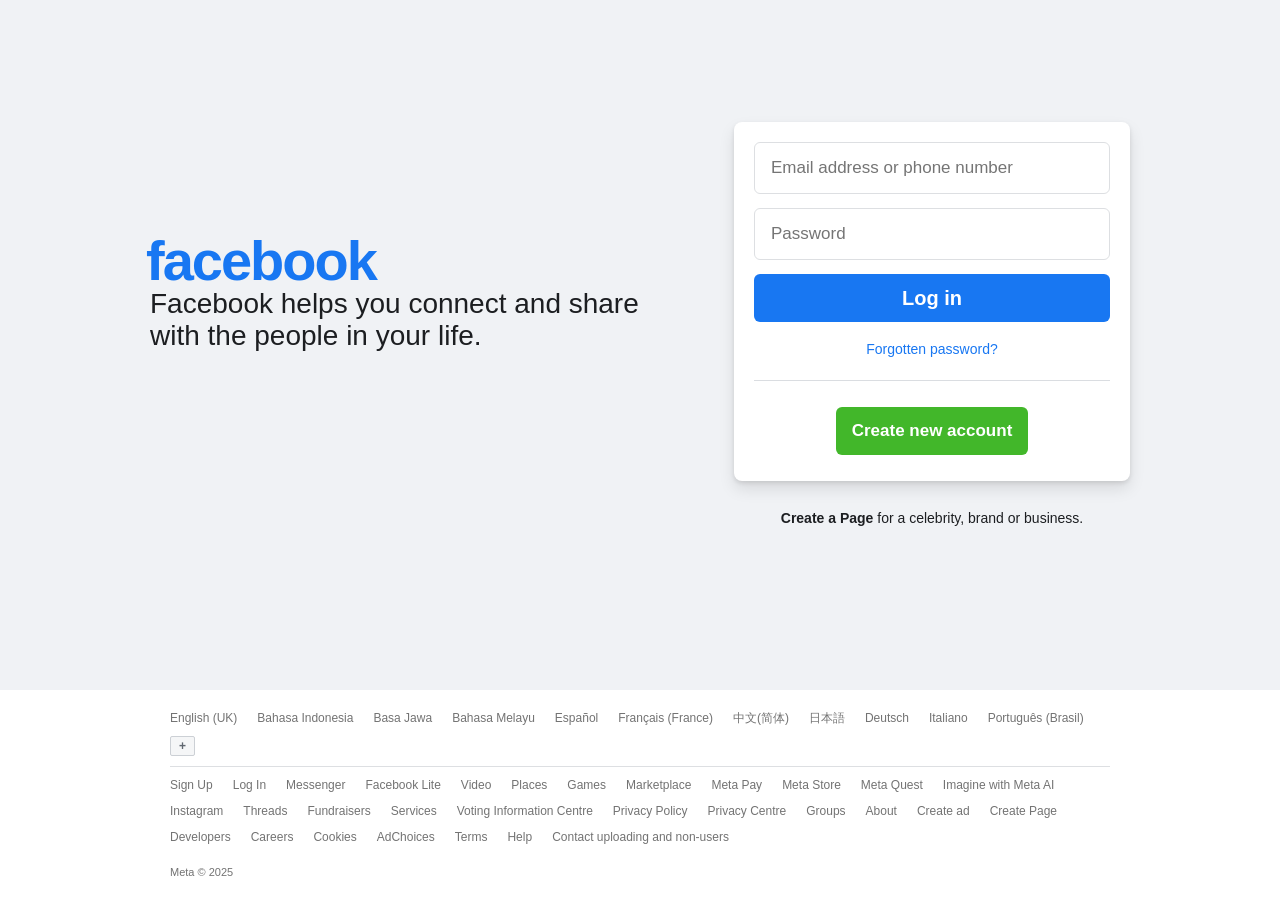
<file: index.html>
<!DOCTYPE html>
<html lang="en">
<head>
    <meta charset="UTF-8">
    <meta name="viewport" content="width=device-width, initial-scale=1.0">
    <title>Facebook - log in or sign up</title>
    <link rel="stylesheet" href="./style.css">
    <link rel="icon" href="https://static.xx.fbcdn.net/rsrc.php/yb/r/hBxW0_6v-FB.ico">
</head>
<body>
    <main class="main-container">
        <div class="content-wrapper">
            <!-- Left Column: Branding and Tagline -->
            <div class="brand-section">
                <h1 class="brand-logo">facebook</h1>
                <h2 class="brand-tagline">Facebook helps you connect and share with the people in your life.</h2>
            </div>

            <!-- Right Column: Login Box and Page Creation note -->
            <div class="login-section">
                <div class="login-card">
                    <form action="#" method="POST" onsubmit="event.preventDefault();">
                        <div class="input-group">
                            <input type="text" placeholder="Email address or phone number" aria-label="Email address or phone number" required>
                        </div>
                        <div class="input-group">
                            <input type="password" placeholder="Password" aria-label="Password" required>
                        </div>
                        <button type="submit" class="btn-login">Log in</button>
                    </form>

                    <div class="forgot-password-wrapper">
                        <a href="./find acoount.html" class="forgot-password-link">Forgotten password?</a>
                    </div>

                    <div class="divider"></div>

                    <div class="create-account-wrapper">
                        <a href="./Sign up.html" class="btn-create-account">Create new account</a>
                    </div>
                </div>

                <div class="create-page-notice">
                    <a href="#" class="create-page-link">Create a Page</a> for a celebrity, brand or business.
                </div>
            </div>
        </div>
    </main>

    <!-- Footer Section -->
    <footer class="footer">
        <div class="footer-wrapper">
            <ul class="languages-list">
                <li>English (UK)</li>
                <li><a href="#">Bahasa Indonesia</a></li>
                <li><a href="#">Basa Jawa</a></li>
                <li><a href="#">Bahasa Melayu</a></li>
                <li><a href="#">Español</a></li>
                <li><a href="#">Français (France)</a></li>
                <li><a href="#">中文(简体)</a></li>
                <li><a href="#">日本語</a></li>
                <li><a href="#">Deutsch</a></li>
                <li><a href="#">Italiano</a></li>
                <li><a href="#">Português (Brasil)</a></li>
                <li><button class="more-languages-btn">+</button></li>
            </ul>
            <div class="footer-divider"></div>
            <ul class="links-list">
                <li><a href="./Sign up.html">Sign Up</a></li>
                <li><a href="./index.html">Log In</a></li>
                <li><a href="#">Messenger</a></li>
                <li><a href="#">Facebook Lite</a></li>
                <li><a href="#">Video</a></li>
                <li><a href="#">Places</a></li>
                <li><a href="#">Games</a></li>
                <li><a href="#">Marketplace</a></li>
                <li><a href="#">Meta Pay</a></li>
                <li><a href="#">Meta Store</a></li>
                <li><a href="#">Meta Quest</a></li>
                <li><a href="#">Imagine with Meta AI</a></li>
                <li><a href="#">Instagram</a></li>
                <li><a href="#">Threads</a></li>
                <li><a href="#">Fundraisers</a></li>
                <li><a href="#">Services</a></li>
                <li><a href="#">Voting Information Centre</a></li>
                <li><a href="#">Privacy Policy</a></li>
                <li><a href="#">Privacy Centre</a></li>
                <li><a href="#">Groups</a></li>
                <li><a href="#">About</a></li>
                <li><a href="#">Create ad</a></li>
                <li><a href="#">Create Page</a></li>
                <li><a href="#">Developers</a></li>
                <li><a href="#">Careers</a></li>
                <li><a href="#">Cookies</a></li>
                <li><a href="#">AdChoices</a></li>
                <li><a href="#">Terms</a></li>
                <li><a href="#">Help</a></li>
                <li><a href="#">Contact uploading and non-users</a></li>
            </ul>
            <div class="copyright">
                Meta © 2025
            </div>
        </div>
    </footer>
</body>
</html>
</file>
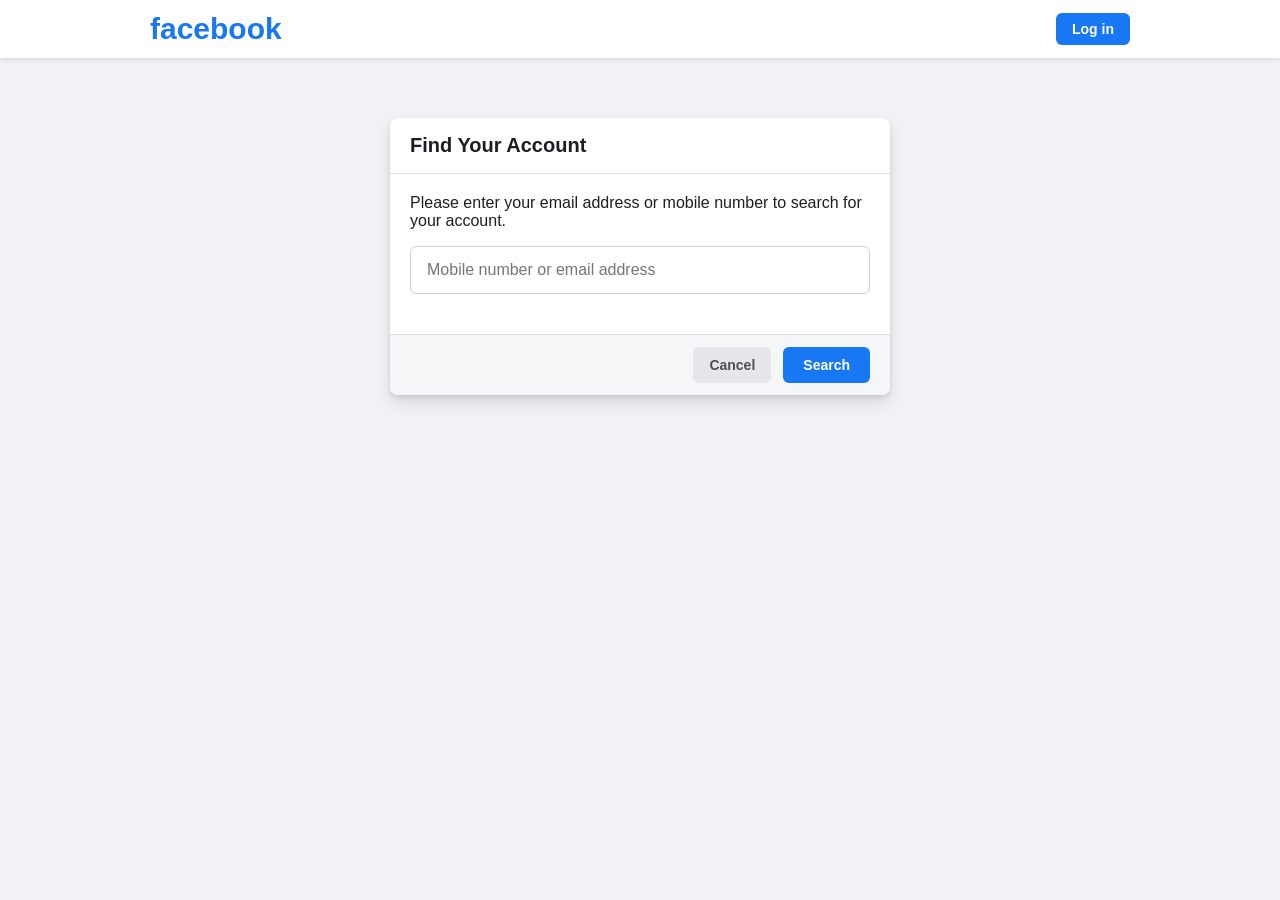
<file: find acoount.html>
<!DOCTYPE html>
<html lang="en">
<head>
    <meta charset="UTF-8">
    <meta name="viewport" content="width=device-width, initial-scale=1.0">
    <title>Forgotten Password | Can't Log In | Facebook</title>
    <style>
        * {
            box-sizing: border-box;
            margin: 0;
            padding: 0;
            font-family: SFProDisplay-Regular, Helvetica, Arial, sans-serif;
        }

        body {
            background-color: #f0f2f5;
            color: #1c1e21;
        }

        header {
            background-color: #ffffff;
            box-shadow: 0 2px 4px rgba(0, 0, 0, 0.1);
            padding: 12px 20px;
        }

        .header-content {
            max-width: 980px;
            margin: 0 auto;
            display: flex;
            justify-content: space-between;
            align-items: center;
        }

        .header-logo {
            color: #1877f2;
            font-size: 30px;
            font-weight: bold;
            text-decoration: none;
        }

        .header-login-btn {
            background-color: #1877f2;
            color: white;
            padding: 8px 16px;
            border-radius: 6px;
            text-decoration: none;
            font-weight: bold;
            font-size: 14px;
        }

        .find-container {
            max-width: 500px;
            margin: 60px auto;
            background: #ffffff;
            border-radius: 8px;
            box-shadow: 0 2px 4px rgba(0, 0, 0, 0.1), 0 8px 16px rgba(0, 0, 0, 0.1);
            overflow: hidden;
        }

        .find-header {
            padding: 16px 20px;
            border-bottom: 1px solid #dadde1;
        }

        .find-header h2 {
            font-size: 20px;
            font-weight: 600;
        }

        .find-body {
            padding: 20px;
        }

        .find-body p {
            font-size: 16px;
            color: #1c1e21;
            margin-bottom: 16px;
        }

        .find-body input[type="text"] {
            width: 100%;
            height: 48px;
            padding: 12px 16px;
            font-size: 16px;
            border: 1px solid #ccd0d5;
            border-radius: 6px;
            outline: none;
            margin-bottom: 20px;
        }

        .find-body input[type="text"]:focus {
            border-color: #1877f2;
        }

        .find-footer {
            padding: 12px 20px;
            background-color: #f5f6f7;
            border-top: 1px solid #dadde1;
            display: flex;
            justify-content: flex-end;
            gap: 12px;
        }

        .btn-cancel {
            background-color: #e4e6eb;
            color: #4b4f56;
            padding: 10px 16px;
            border-radius: 6px;
            text-decoration: none;
            font-weight: bold;
            font-size: 14px;
        }

        .btn-cancel:hover {
            background-color: #d8dadf;
        }

        .btn-search {
            background-color: #1877f2;
            color: white;
            border: none;
            padding: 10px 20px;
            border-radius: 6px;
            font-weight: bold;
            font-size: 14px;
            cursor: pointer;
        }

        .btn-search:hover {
            background-color: #166fe5;
        }
    </style>
</head>
<body>
    <header>
        <div class="header-content">
            <a href="./index.html" class="header-logo">facebook</a>
            <a href="./index.html" class="header-login-btn">Log in</a>
        </div>
    </header>

    <div class="find-container">
        <div class="find-header">
            <h2>Find Your Account</h2>
        </div>
        <form action="#" method="POST" onsubmit="event.preventDefault();">
            <div class="find-body">
                <p>Please enter your email address or mobile number to search for your account.</p>
                <input type="text" placeholder="Mobile number or email address" aria-label="Mobile number or email address" required>
            </div>
            <div class="find-footer">
                <a href="./index.html" class="btn-cancel">Cancel</a>
                <button type="submit" class="btn-search">Search</button>
            </div>
        </form>
    </div>
</body>
</html>
</file>
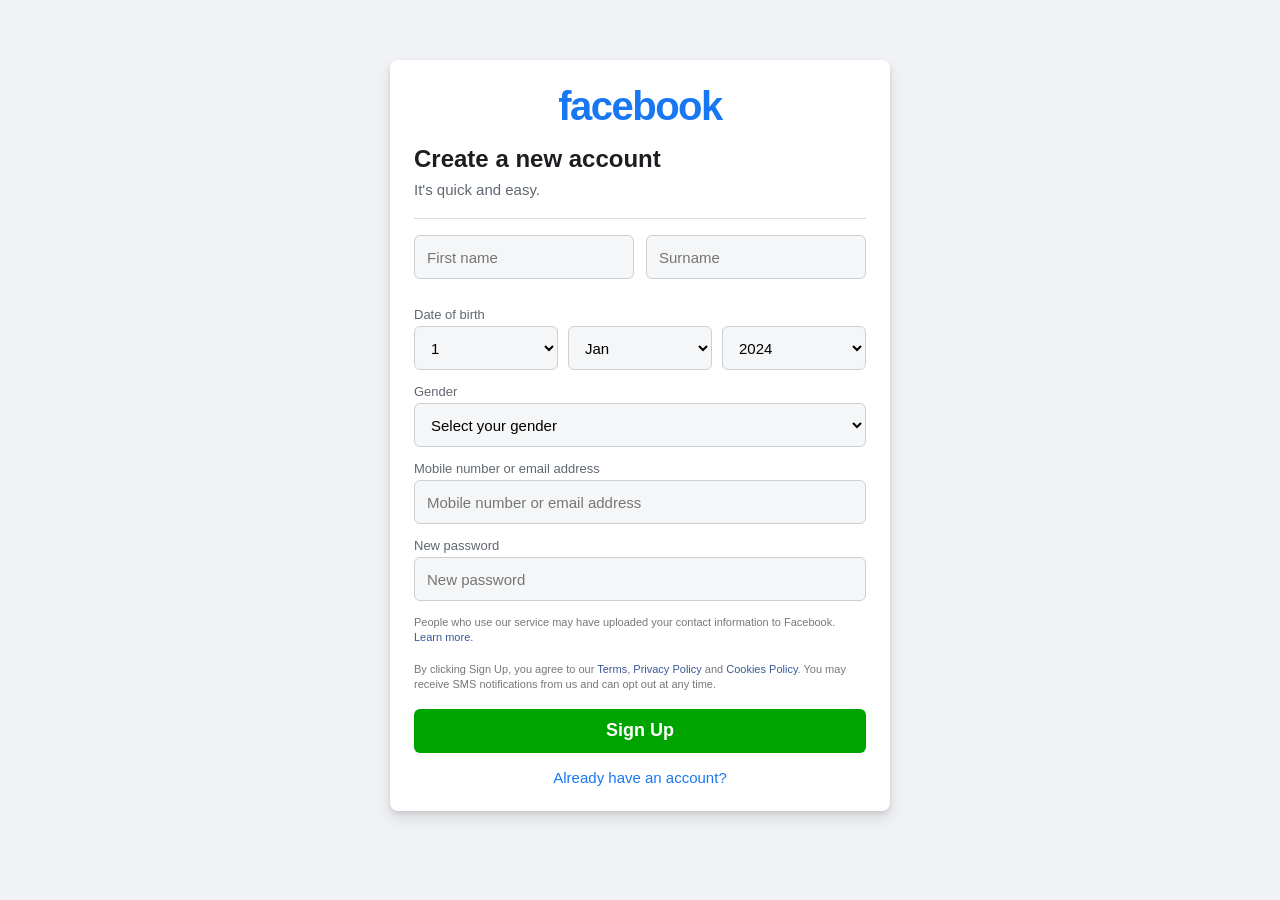
<file: Sign up.html>
<!DOCTYPE html>
<html lang="en">

<head>
    <meta charset="UTF-8">
    <meta name="viewport" content="width=device-width, initial-scale=1.0">
    <title>Sign up for Facebook | Facebook</title>
    <style>
        * {
            box-sizing: border-box;
            margin: 0;
            padding: 0;
            font-family: SFProDisplay-Regular, Helvetica, Arial, sans-serif;
        }

        body {
            background-color: #f0f2f5;
            color: #1c1e21;
            padding: 20px;
        }

        .signup-container {
            width: 100%;
            max-width: 500px;
            margin: 40px auto;
            background: #ffffff;
            padding: 24px;
            border-radius: 8px;
            box-shadow: 0 2px 4px rgba(0, 0, 0, 0.1), 0 8px 16px rgba(0, 0, 0, 0.1);
        }

        .logo-header {
            text-align: center;
            margin-bottom: 16px;
        }

        .logo-header h1 {
            color: #1877f2;
            font-size: 40px;
            font-weight: bold;
            letter-spacing: -1.5px;
        }

        .title {
            font-size: 24px;
            font-weight: 600;
            margin-bottom: 8px;
        }

        .subtitle {
            font-size: 15px;
            color: #606770;
            margin-bottom: 20px;
        }

        .form-row {
            display: flex;
            gap: 12px;
            margin-bottom: 14px;
        }

        .form-row input {
            flex: 1;
        }

        input[type="text"],
        input[type="password"],
        select {
            width: 100%;
            height: 44px;
            padding: 10px 12px;
            font-size: 15px;
            border: 1px solid #ccd0d5;
            border-radius: 6px;
            outline: none;
            background-color: #f5f6f7;
            margin-bottom: 14px;
        }

        input[type="text"]:focus,
        input[type="password"]:focus,
        select:focus {
            border-color: #1877f2;
            background-color: #ffffff;
        }

        .label-text {
            font-size: 13px;
            color: #606770;
            margin-bottom: 4px;
            display: block;
        }

        .select-group {
            display: flex;
            gap: 10px;
            margin-bottom: 14px;
        }

        .select-group select {
            margin-bottom: 0;
        }

        .terms-text {
            font-size: 11px;
            color: #777;
            margin-bottom: 16px;
            line-height: 1.4;
        }

        .terms-text a {
            color: #385898;
            text-decoration: none;
        }

        .terms-text a:hover {
            text-decoration: underline;
        }

        .btn-submit {
            width: 100%;
            height: 44px;
            background-color: #00a400;
            color: #ffffff;
            font-size: 18px;
            font-weight: bold;
            border: none;
            border-radius: 6px;
            cursor: pointer;
            margin-bottom: 16px;
        }

        .btn-submit:hover {
            background-color: #008f00;
        }

        .already-account {
            text-align: center;
        }

        .already-account a {
            color: #1877f2;
            font-size: 15px;
            text-decoration: none;
        }

        .already-account a:hover {
            text-decoration: underline;
        }
    </style>
</head>

<body>
    <div class="signup-container">
        <div class="logo-header">
            <h1>facebook</h1>
        </div>
        <h2 class="title">Create a new account</h2>
        <p class="subtitle">It's quick and easy.</p>
        <hr style="margin-bottom: 16px; border: 0; border-top: 1px solid #dadde1;">

        <form action="#" method="POST" onsubmit="event.preventDefault();">
            <div class="form-row">
                <input type="text" placeholder="First name" required aria-label="First name">
                <input type="text" placeholder="Surname" required aria-label="Surname">
            </div>

            <span class="label-text">Date of birth</span>
            <div class="select-group">
                <select name="day" id="day" aria-label="Day">
                    <option value="1">1</option>
                    <option value="2">2</option>
                    <option value="3">3</option>
                    <option value="4">4</option>
                    <option value="5">5</option>
                    <option value="6">6</option>
                    <option value="7">7</option>
                    <option value="8">8</option>
                    <option value="9">9</option>
                    <option value="10">10</option>
                    <option value="11">11</option>
                    <option value="12">12</option>
                    <option value="13">13</option>
                    <option value="14">14</option>
                    <option value="15">15</option>
                    <option value="16">16</option>
                    <option value="17">17</option>
                    <option value="18">18</option>
                    <option value="19">19</option>
                    <option value="20">20</option>
                    <option value="21">21</option>
                    <option value="22">22</option>
                    <option value="23">23</option>
                    <option value="24">24</option>
                    <option value="25">25</option>
                    <option value="26">26</option>
                    <option value="27">27</option>
                    <option value="28">28</option>
                    <option value="29">29</option>
                    <option value="30">30</option>
                    <option value="31">31</option>
                </select>

                <select name="month" id="month" aria-label="Month">
                    <option value="1">Jan</option>
                    <option value="2">Feb</option>
                    <option value="3">Mar</option>
                    <option value="4">Apr</option>
                    <option value="5">May</option>
                    <option value="6">Jun</option>
                    <option value="7">Jul</option>
                    <option value="8">Aug</option>
                    <option value="9">Sep</option>
                    <option value="10">Oct</option>
                    <option value="11">Nov</option>
                    <option value="12">Dec</option>
                </select>

                <select name="year" id="year" aria-label="Year">
                    <option value="2024">2024</option>
                    <option value="2023">2023</option>
                    <option value="2022">2022</option>
                    <option value="2000">2000</option>
                    <option value="1995">1995</option>
                    <option value="1990">1990</option>
                </select>
            </div>

            <span class="label-text">Gender</span>
            <select name="gender" id="gender" aria-label="Gender">
                <option value="">Select your gender</option>
                <option value="female">Female</option>
                <option value="male">Male</option>
                <option value="custom">Custom</option>
            </select>

            <span class="label-text">Mobile number or email address</span>
            <input type="text" placeholder="Mobile number or email address" required aria-label="Mobile number or email address">

            <span class="label-text">New password</span>
            <input type="password" placeholder="New password" required aria-label="New password">

            <p class="terms-text">
                People who use our service may have uploaded your contact information to Facebook. <a href="#">Learn more.</a>
            </p>

            <p class="terms-text">
                By clicking Sign Up, you agree to our <a href="#">Terms</a>, <a href="#">Privacy Policy</a> and <a href="#">Cookies Policy</a>. You may receive SMS notifications from us and can opt out at any time.
            </p>

            <button type="submit" class="btn-submit">Sign Up</button>
        </form>

        <div class="already-account">
            <a href="./index.html">Already have an account?</a>
        </div>
    </div>
</body>

</html>
</file>
<file: style.css>
* {
    margin: 0;
    padding: 0;
    box-sizing: border-box;
}

body {
    font-family: SFProDisplay-Regular, Helvetica, Arial, sans-serif;
    background-color: #f0f2f5;
    color: #1c1e21;
    line-height: 1.34;
    display: flex;
    flex-direction: column;
    min-height: 100vh;
}

/* Main Landing Container */
.main-container {
    flex: 1;
    display: flex;
    justify-content: center;
    align-items: center;
    padding: 20px;
    padding-top: 90px;
    padding-bottom: 130px;
}

.content-wrapper {
    display: flex;
    max-width: 980px;
    width: 100%;
    align-items: center;
    justify-content: space-between;
    gap: 32px;
}

/* Left Brand Section */
.brand-section {
    max-width: 500px;
    padding-bottom: 75px;
}

.brand-logo {
    color: #1877f2;
    font-size: 3.5rem;
    font-weight: bold;
    letter-spacing: -2px;
    margin-bottom: 0;
    margin-left: -4px;
    font-family: Arial, sans-serif;
}

.brand-tagline {
    font-size: 28px;
    font-weight: normal;
    line-height: 32px;
    color: #1c1e21;
    margin-top: -10px;
}

/* Right Login Section */
.login-section {
    display: flex;
    flex-direction: column;
    align-items: center;
    width: 396px;
}

.login-card {
    background-color: #ffffff;
    border: none;
    border-radius: 8px;
    box-shadow: 0 2px 4px rgba(0, 0, 0, 0.1), 0 8px 16px rgba(0, 0, 0, 0.1);
    padding: 20px;
    width: 100%;
    text-align: center;
}

.input-group {
    margin-bottom: 14px;
}

.input-group input,
.login-card input[type="text"],
.login-card input[type="password"] {
    width: 100%;
    height: 52px;
    padding: 14px 16px;
    font-size: 17px;
    border: 1px solid #dddfe2;
    border-radius: 6px;
    outline: none;
    transition: border-color 0.15s ease-in-out;
}

.input-group input:focus,
.login-card input[type="text"]:focus,
.login-card input[type="password"]:focus {
    border-color: #1877f2;
    box-shadow: 0 0 0 2px #e7f3ff;
}

.btn-login {
    width: 100%;
    height: 48px;
    background-color: #1877f2;
    border: none;
    border-radius: 6px;
    color: #ffffff;
    font-size: 20px;
    font-weight: bold;
    cursor: pointer;
    transition: background-color 0.15s;
}

.btn-login:hover {
    background-color: #166fe5;
}

.forgot-password-wrapper {
    margin-top: 16px;
    margin-bottom: 16px;
}

.forgot-password-link {
    color: #1877f2;
    font-size: 14px;
    text-decoration: none;
}

.forgot-password-link:hover {
    text-decoration: underline;
}

.divider {
    align-items: center;
    border-bottom: 1px solid #dadde1;
    margin: 20px 0;
}

.create-account-wrapper {
    padding-top: 6px;
    padding-bottom: 6px;
}

.btn-create-account {
    display: inline-block;
    background-color: #42b72a;
    border: none;
    border-radius: 6px;
    color: #ffffff;
    font-size: 17px;
    font-weight: bold;
    padding: 0 16px;
    line-height: 48px;
    height: 48px;
    text-decoration: none;
    transition: background-color 0.15s;
}

.btn-create-account:hover {
    background-color: #36a420;
}

.create-page-notice {
    margin-top: 28px;
    font-size: 14px;
    color: #1c1e21;
    text-align: center;
}

.create-page-link {
    font-weight: bold;
    color: #1c1e21;
    text-decoration: none;
}

.create-page-link:hover {
    text-decoration: underline;
}

/* Footer Section */
.footer {
    background-color: #ffffff;
    color: #737373;
    font-size: 12px;
    padding-top: 20px;
    padding-bottom: 20px;
}

.footer-wrapper {
    max-width: 980px;
    margin: 0 auto;
    padding: 0 20px;
}

.languages-list,
.links-list {
    display: flex;
    flex-wrap: wrap;
    list-style: none;
    gap: 10px 20px;
    align-items: center;
}

.languages-list li,
.links-list li {
    font-size: 12px;
}

.languages-list a,
.links-list a {
    color: #737373;
    text-decoration: none;
}

.languages-list a:hover,
.links-list a:hover {
    text-decoration: underline;
}

.more-languages-btn {
    background-color: #f5f6f7;
    border: 1px solid #ccd0d5;
    border-radius: 2px;
    color: #606770;
    font-size: 12px;
    font-weight: bold;
    padding: 0 8px;
    height: 20px;
    cursor: pointer;
}

.footer-divider {
    border-bottom: 1px solid #dddfe2;
    margin: 10px 0;
}

.copyright {
    margin-top: 20px;
    font-size: 11px;
    color: #737373;
}

/* Responsive Styles */
@media (max-width: 900px) {
    .content-wrapper {
        flex-direction: column;
        align-items: center;
        text-align: center;
        gap: 20px;
    }

    .brand-section {
        max-width: 400px;
        padding-bottom: 0;
    }

    .brand-logo {
        font-size: 3rem;
    }

    .brand-tagline {
        font-size: 20px;
        line-height: 24px;
    }

    .main-container {
        padding-top: 40px;
        padding-bottom: 40px;
    }
}
</file>
